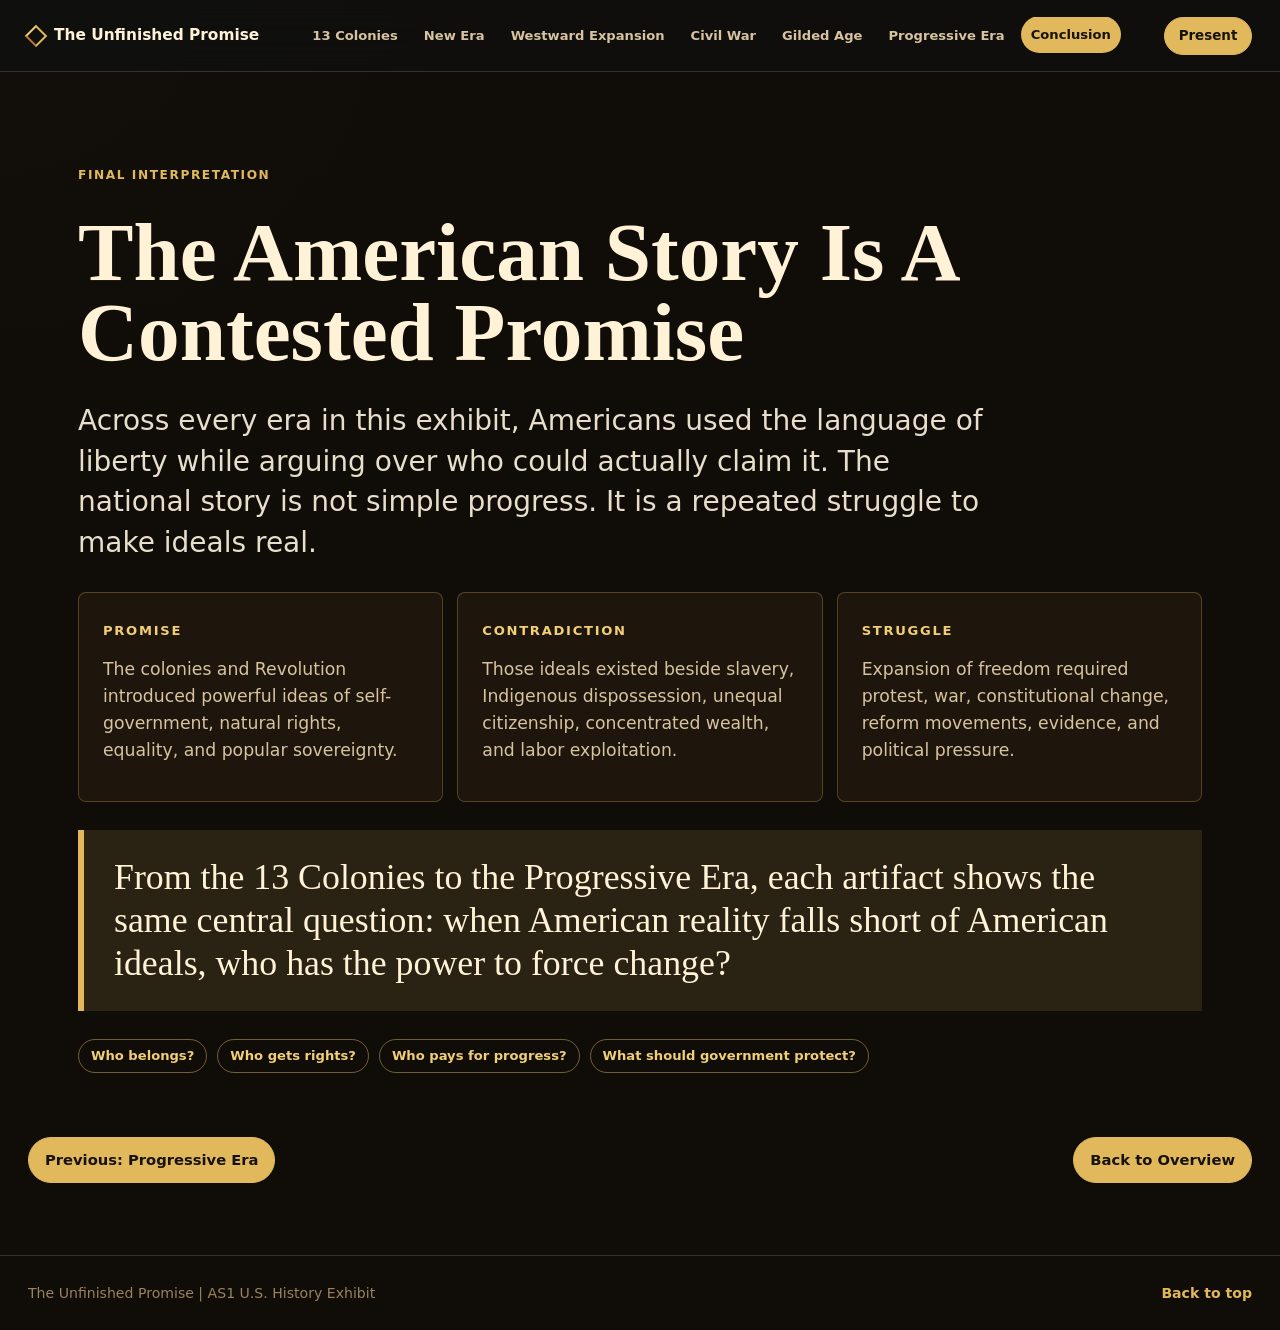
<file: conclusion.html>
<!doctype html>
<html lang="en">
  <head>
    <meta charset="utf-8" />
    <meta name="viewport" content="width=device-width, initial-scale=1" />
    <title>Conclusion | The Unfinished Promise</title>
    <meta name="description" content="Conclusion slide for The Unfinished Promise exhibit." />
    <link rel="stylesheet" href="styles.css" />
  </head>
  <body data-page="conclusion">
    <div class="progress-bar" aria-hidden="true"><span></span></div>
    <header class="site-header">
      <a class="brand" href="index.html" aria-label="The Unfinished Promise home">
        <span class="brand-mark" aria-hidden="true"></span>
        <span>The Unfinished Promise</span>
      </a>
      <nav class="room-nav" aria-label="Exhibit rooms">
        <a data-page="colonies" href="colonies.html">13 Colonies</a>
        <a data-page="new-era" href="new-era.html">New Era</a>
        <a data-page="westward-expansion" href="westward-expansion.html">Westward Expansion</a>
        <a data-page="civil-war" href="civil-war.html">Civil War</a>
        <a data-page="gilded-age" href="gilded-age.html">Gilded Age</a>
        <a data-page="progressive-era" href="progressive-era.html">Progressive Era</a>
        <a data-page="conclusion" href="conclusion.html">Conclusion</a>
      </nav>
      <button class="present-toggle" type="button" aria-pressed="false">Present</button>
    </header>

    <main id="top" class="conclusion-main">
      <section class="conclusion-slide reveal" aria-labelledby="conclusion-title">
        <p class="era-tag">Final Interpretation</p>
        <h1 id="conclusion-title">The American Story Is A Contested Promise</h1>
        <p class="conclusion-lede">
          Across every era in this exhibit, Americans used the language of liberty
          while arguing over who could actually claim it. The national story is not
          simple progress. It is a repeated struggle to make ideals real.
        </p>

        <div class="conclusion-grid">
          <article>
            <span>Promise</span>
            <p>
              The colonies and Revolution introduced powerful ideas of self-government,
              natural rights, equality, and popular sovereignty.
            </p>
          </article>
          <article>
            <span>Contradiction</span>
            <p>
              Those ideals existed beside slavery, Indigenous dispossession, unequal
              citizenship, concentrated wealth, and labor exploitation.
            </p>
          </article>
          <article>
            <span>Struggle</span>
            <p>
              Expansion of freedom required protest, war, constitutional change,
              reform movements, evidence, and political pressure.
            </p>
          </article>
        </div>

        <div class="final-argument">
          <p>
            From the 13 Colonies to the Progressive Era, each artifact shows the same
            central question: when American reality falls short of American ideals, who
            has the power to force change?
          </p>
        </div>

        <div class="question-strip conclusion-questions" aria-label="Closing questions">
          <span>Who belongs?</span>
          <span>Who gets rights?</span>
          <span>Who pays for progress?</span>
          <span>What should government protect?</span>
        </div>
      </section>

      <nav class="room-pager" aria-label="Room navigation">
        <a href="progressive-era.html">Previous: Progressive Era</a>
        <a href="index.html">Back to Overview</a>
      </nav>
    </main>

    <footer class="site-footer">
      <p>The Unfinished Promise | AS1 U.S. History Exhibit</p>
      <a href="#top">Back to top</a>
    </footer>
    <script src="script.js"></script>
  </body>
</html>
</file>
<file: styles.css>
:root {
  color-scheme: dark;
  --bg: #100c08;
  --bg-soft: #181109;
  --panel: #23190e;
  --panel-2: #302313;
  --ink: #fff2d7;
  --muted: #d7c39f;
  --quiet: #9b835e;
  --line: rgba(255, 222, 166, 0.17);
  --gold: #e1b85b;
  --yellow: #f2cf75;
  --bronze: #b87532;
  --amber: #f6d98b;
  --ochre: #c99a3f;
  --shadow: rgba(0, 0, 0, 0.42);
  --max: 1160px;
  --header-height: 72px;
}

* {
  box-sizing: border-box;
}

html {
  scroll-behavior: smooth;
  scroll-padding-top: 92px;
}

body {
  margin: 0;
  background:
    linear-gradient(180deg, rgba(16, 12, 8, 0.9), rgba(16, 12, 8, 1)),
    radial-gradient(circle at top left, rgba(225, 184, 91, 0.14), transparent 34rem),
    var(--bg);
  color: var(--ink);
  font-family:
    Inter, ui-sans-serif, system-ui, -apple-system, BlinkMacSystemFont, "Segoe UI",
    sans-serif;
  line-height: 1.6;
}

a {
  color: inherit;
  text-decoration: none;
}

img {
  display: block;
  max-width: 100%;
}

button,
a {
  -webkit-tap-highlight-color: transparent;
}

.progress-bar {
  position: fixed;
  inset: 0 0 auto 0;
  z-index: 80;
  height: 3px;
  background: transparent;
}

.progress-bar span {
  display: block;
  width: 0%;
  height: 100%;
  background: linear-gradient(90deg, var(--gold), var(--yellow), var(--bronze));
  transition: width 120ms linear;
}

.site-header {
  position: sticky;
  top: 0;
  z-index: 70;
  min-height: var(--header-height);
  display: grid;
  grid-template-columns: auto minmax(0, 1fr) auto;
  gap: 18px;
  align-items: center;
  padding: 14px 28px;
  border-bottom: 1px solid var(--line);
  background: rgba(16, 16, 15, 0.84);
  backdrop-filter: blur(18px);
}

.brand {
  display: inline-flex;
  align-items: center;
  gap: 10px;
  color: var(--ink);
  font-size: 0.96rem;
  font-weight: 800;
  letter-spacing: 0;
  white-space: nowrap;
}

.brand-mark {
  width: 16px;
  height: 16px;
  border: 2px solid var(--gold);
  border-left-color: var(--yellow);
  border-bottom-color: var(--bronze);
  transform: rotate(45deg);
}

.room-nav {
  display: flex;
  justify-content: center;
  gap: 6px;
  overflow-x: auto;
  scrollbar-width: none;
}

.room-nav::-webkit-scrollbar {
  display: none;
}

.room-nav a {
  flex: 0 0 auto;
  padding: 8px 10px;
  border-radius: 999px;
  color: var(--muted);
  font-size: 0.82rem;
  font-weight: 700;
  transition:
    color 180ms ease,
    background-color 180ms ease,
    transform 180ms ease;
}

.room-nav a:hover,
.room-nav a.is-active {
  color: #17120a;
  background: var(--gold);
  transform: translateY(-1px);
}

.present-toggle {
  min-width: 88px;
  height: 38px;
  border: 1px solid var(--gold);
  border-radius: 999px;
  background: var(--gold);
  color: #17120a;
  font: inherit;
  font-size: 0.84rem;
  font-weight: 800;
  cursor: pointer;
  transition:
    border-color 180ms ease,
    background-color 180ms ease,
    color 180ms ease;
}

.present-toggle:hover,
.present-toggle[aria-pressed="true"] {
  border-color: var(--yellow);
  background: var(--yellow);
  color: #17120a;
}

.hero {
  position: relative;
  min-height: 680px;
  display: flex;
  align-items: flex-end;
  overflow: hidden;
  border-bottom: 1px solid var(--line);
}

.hero-image {
  position: absolute;
  inset: 0;
  width: 100%;
  height: 100%;
  object-fit: cover;
  filter: saturate(0.76) contrast(1.06) brightness(0.72);
  transform: scale(1.02);
}

.hero-scrim {
  position: absolute;
  inset: 0;
  background:
    linear-gradient(90deg, rgba(16, 16, 15, 0.94), rgba(16, 16, 15, 0.5) 58%, rgba(16, 16, 15, 0.26)),
    linear-gradient(0deg, rgba(16, 16, 15, 0.92), rgba(16, 16, 15, 0.04) 56%);
}

.hero-content {
  position: relative;
  width: min(100%, var(--max));
  margin: 0 auto;
  padding: 120px 28px 78px;
}

.eyebrow,
.section-kicker,
.era-tag,
.label-meta {
  margin: 0;
  color: var(--gold);
  font-size: 0.76rem;
  font-weight: 900;
  letter-spacing: 0.13em;
  text-transform: uppercase;
}

.hero h1 {
  max-width: 780px;
  margin: 18px 0 14px;
  color: var(--ink);
  font-family: Georgia, "Times New Roman", serif;
  font-size: 4.75rem;
  line-height: 0.94;
  letter-spacing: 0;
}

.hero-lede {
  max-width: 700px;
  margin: 0;
  color: #e8decc;
  font-size: 1.32rem;
  line-height: 1.45;
}

.hero-actions {
  display: flex;
  flex-wrap: wrap;
  gap: 12px;
  margin-top: 28px;
}

.button {
  display: inline-flex;
  align-items: center;
  justify-content: center;
  min-height: 46px;
  padding: 0 18px;
  border-radius: 999px;
  font-size: 0.92rem;
  font-weight: 900;
  transition:
    transform 180ms ease,
    border-color 180ms ease,
    background-color 180ms ease;
}

.button:hover {
  transform: translateY(-2px);
}

.button.primary {
  background: var(--gold);
  color: #17120a;
}

.button.secondary {
  border: 1px solid var(--gold);
  background: var(--gold);
  color: #17120a;
}

.button.primary:hover,
.button.secondary:hover {
  background: var(--yellow);
}

.label-section,
.overview-section,
.theme-section {
  width: min(100%, var(--max));
  margin: 0 auto;
  padding: 92px 28px;
}

.museum-label {
  display: grid;
  gap: 28px;
  margin-top: 22px;
  padding: 34px;
  border: 1px solid rgba(215, 180, 106, 0.34);
  border-left: 6px solid var(--gold);
  background: rgba(32, 31, 26, 0.82);
  box-shadow: 0 24px 70px var(--shadow);
}

.museum-label h2,
.section-title,
.room-copy h1,
.room-copy h2 {
  margin: 0;
  color: var(--ink);
  font-family: Georgia, "Times New Roman", serif;
  font-size: 2.48rem;
  line-height: 1.08;
  letter-spacing: 0;
}

.label-grid {
  display: grid;
  grid-template-columns: repeat(3, minmax(0, 1fr));
  gap: 18px;
}

.label-grid > div {
  padding-top: 16px;
  border-top: 1px solid var(--line);
}

.label-value {
  margin: 6px 0 0;
  color: var(--ink);
  font-weight: 800;
}

.label-copy {
  max-width: 920px;
  margin: 0;
  color: #ddd2c1;
  font-size: 1.06rem;
}

.section-title {
  margin-top: 12px;
}

.path-grid {
  display: grid;
  grid-template-columns: repeat(auto-fit, minmax(150px, 1fr));
  gap: 12px;
  margin-top: 32px;
}

.path-item {
  min-height: 178px;
  display: flex;
  flex-direction: column;
  justify-content: space-between;
  gap: 14px;
  padding: 18px;
  border: 1px solid var(--line);
  border-radius: 8px;
  background: rgba(32, 31, 26, 0.72);
  transition:
    transform 180ms ease,
    border-color 180ms ease,
    background-color 180ms ease;
}

.path-item:hover {
  transform: translateY(-4px);
  border-color: rgba(215, 180, 106, 0.48);
  background: rgba(41, 38, 31, 0.9);
}

.path-item span {
  color: var(--yellow);
  font-size: 0.78rem;
  font-weight: 900;
}

.path-item strong {
  color: var(--ink);
  font-size: 1rem;
  line-height: 1.2;
}

.path-item small {
  color: var(--muted);
  font-size: 0.78rem;
  line-height: 1.35;
}

.gallery-room {
  width: min(100%, var(--max));
  display: grid;
  grid-template-columns: minmax(300px, 0.92fr) minmax(0, 1.08fr);
  gap: 44px;
  align-items: start;
  margin: 0 auto;
  padding: 92px 28px;
  border-top: 1px solid var(--line);
}

.gallery-room.reverse {
  grid-template-columns: minmax(0, 1.08fr) minmax(300px, 0.92fr);
}

.gallery-room.reverse .room-media {
  order: 2;
}

.gallery-room.reverse .room-copy {
  order: 1;
}

.room-media {
  overflow: hidden;
  border: 1px solid var(--line);
  border-radius: 8px;
  background: #0c0c0b;
  box-shadow: 0 24px 70px var(--shadow);
}

.room-media img {
  width: 100%;
  aspect-ratio: 4 / 3;
  object-fit: cover;
  filter: saturate(0.86) contrast(1.04);
  transition:
    transform 520ms ease,
    filter 520ms ease;
}

.room-media:hover img {
  transform: scale(1.035);
  filter: saturate(1) contrast(1.08);
}

.room-media a {
  display: block;
  min-height: 44px;
  padding: 12px 14px;
  border-top: 1px solid var(--line);
  color: var(--muted);
  font-size: 0.75rem;
  line-height: 1.35;
  transition: color 180ms ease;
}

.room-media a:hover {
  color: var(--gold);
}

.room-copy {
  display: grid;
  gap: 18px;
}

.room-copy h2 {
  font-size: 2.35rem;
}

.room-copy h1 {
  font-size: 2.75rem;
}

.room-thesis {
  margin: 0;
  color: #e2d7c5;
  font-size: 1.08rem;
}

.room-details {
  display: grid;
  gap: 12px;
}

.detail-block {
  padding: 16px 18px;
  border: 1px solid var(--line);
  border-radius: 8px;
  background: rgba(32, 31, 26, 0.68);
}

.detail-block h2,
.detail-block h3 {
  margin: 0 0 8px;
  color: var(--amber);
  font-family:
    Inter, ui-sans-serif, system-ui, -apple-system, BlinkMacSystemFont, "Segoe UI",
    sans-serif;
  font-size: 0.78rem;
  font-weight: 900;
  letter-spacing: 0.12em;
  line-height: 1.25;
  text-transform: uppercase;
}

.detail-block p {
  margin: 0;
  color: #d9cfbd;
  font-size: 0.95rem;
  line-height: 1.58;
}

.artifact-line {
  display: grid;
  gap: 5px;
  padding: 16px 18px;
  border-left: 4px solid var(--gold);
  background: rgba(242, 207, 117, 0.12);
}

.artifact-line span {
  color: var(--yellow);
  font-size: 0.72rem;
  font-weight: 900;
  letter-spacing: 0.12em;
  text-transform: uppercase;
}

.artifact-line strong {
  color: var(--ink);
  font-size: 1.04rem;
}

.evidence-heading {
  margin: 0;
  color: var(--bronze);
  font-size: 0.74rem;
  font-weight: 900;
  letter-spacing: 0.12em;
  text-transform: uppercase;
}

.evidence-list {
  display: grid;
  gap: 10px;
  margin: 0;
  padding: 0;
  list-style: none;
}

.evidence-list li {
  position: relative;
  padding-left: 20px;
  color: var(--muted);
}

.evidence-list li::before {
  content: "";
  position: absolute;
  left: 0;
  top: 0.68em;
  width: 8px;
  height: 8px;
  border-radius: 50%;
  background: var(--bronze);
}

.curator-note {
  margin: 4px 0 0;
  padding-top: 16px;
  border-top: 1px solid var(--line);
  color: #d7cbb8;
  font-size: 0.98rem;
}

.room-page-main {
  min-height: calc(100vh - var(--header-height));
}

.room-page-room {
  width: min(100%, 1280px);
  min-height: calc(100vh - var(--header-height));
  grid-template-columns: minmax(360px, 0.88fr) minmax(0, 1.12fr);
  gap: 54px;
  padding-top: 108px;
  padding-bottom: 72px;
}

.room-page-room.reverse {
  grid-template-columns: minmax(0, 1.12fr) minmax(360px, 0.88fr);
}

.room-page-room .room-media {
  position: sticky;
  top: calc(var(--header-height) + 28px);
}

.room-page-room .room-media img {
  aspect-ratio: 3 / 2;
}

.room-page-room .room-media a {
  font-size: 0.86rem;
}

.room-page-room .room-copy {
  gap: 22px;
}

.room-page-room .room-copy h1 {
  font-size: clamp(2.75rem, 5vw, 4.45rem);
}

.room-page-room .room-thesis {
  font-size: 1.32rem;
  line-height: 1.52;
}

.room-page-room .artifact-line {
  padding: 20px 22px;
}

.room-page-room .artifact-line strong {
  font-size: 1.18rem;
}

.room-page-room .detail-block {
  padding: 22px 24px;
}

.room-page-room .detail-block h2 {
  font-size: 0.86rem;
}

.room-page-room .detail-block p {
  font-size: 1.08rem;
}

.room-page-room .evidence-heading {
  font-size: 0.86rem;
}

.room-page-room .evidence-list li {
  font-size: 1.08rem;
}

.room-pager {
  width: min(100%, 1280px);
  display: flex;
  justify-content: space-between;
  gap: 14px;
  margin: 0 auto;
  padding: 0 28px 72px;
}

.room-pager a {
  display: inline-flex;
  align-items: center;
  justify-content: center;
  min-height: 46px;
  padding: 0 16px;
  border: 1px solid var(--gold);
  border-radius: 999px;
  background: var(--gold);
  color: #17120a;
  font-size: 0.92rem;
  font-weight: 900;
  transition:
    transform 180ms ease,
    border-color 180ms ease,
    background-color 180ms ease;
}

.room-pager a:hover {
  transform: translateY(-2px);
  border-color: var(--yellow);
  background: var(--yellow);
}

.theme-grid {
  display: grid;
  grid-template-columns: repeat(3, minmax(0, 1fr));
  gap: 16px;
  margin-top: 32px;
}

.theme-card {
  min-height: 260px;
  padding: 24px;
  border: 1px solid var(--line);
  border-radius: 8px;
  background: rgba(32, 31, 26, 0.82);
}

.theme-card span {
  color: var(--ochre);
  font-size: 0.74rem;
  font-weight: 900;
  letter-spacing: 0.12em;
  text-transform: uppercase;
}

.theme-card h3 {
  margin: 16px 0 10px;
  color: var(--ink);
  font-size: 1.3rem;
  line-height: 1.18;
}

.theme-card p {
  margin: 0;
  color: var(--muted);
}

.conclusion-panel {
  display: grid;
  gap: 18px;
  margin-top: 18px;
  padding: 26px;
  border: 1px solid rgba(215, 180, 106, 0.32);
  border-radius: 8px;
  background: rgba(41, 38, 31, 0.76);
}

.conclusion-panel p {
  max-width: 980px;
  margin: 0;
  color: #ddd2c1;
  font-size: 1rem;
}

.conclusion-link {
  justify-self: start;
  margin-top: 2px;
}

.conclusion-main {
  min-height: calc(100vh - var(--header-height));
}

.conclusion-slide {
  width: min(100%, 1180px);
  min-height: calc(100vh - var(--header-height));
  display: grid;
  align-content: center;
  gap: 28px;
  margin: 0 auto;
  padding: 94px 28px 64px;
}

.conclusion-slide h1 {
  max-width: 1040px;
  margin: 0;
  color: var(--ink);
  font-family: Georgia, "Times New Roman", serif;
  font-size: clamp(3rem, 6.5vw, 6.5rem);
  line-height: 0.96;
  letter-spacing: 0;
}

.conclusion-lede {
  max-width: 920px;
  margin: 0;
  color: #e8decc;
  font-size: clamp(1.25rem, 2.2vw, 1.75rem);
  line-height: 1.45;
}

.conclusion-grid {
  display: grid;
  grid-template-columns: repeat(3, minmax(0, 1fr));
  gap: 14px;
}

.conclusion-grid article {
  min-height: 210px;
  padding: 24px;
  border: 1px solid rgba(225, 184, 91, 0.28);
  border-radius: 8px;
  background: rgba(35, 25, 14, 0.82);
}

.conclusion-grid span {
  color: var(--yellow);
  font-size: 0.82rem;
  font-weight: 900;
  letter-spacing: 0.13em;
  text-transform: uppercase;
}

.conclusion-grid p {
  margin: 14px 0 0;
  color: var(--muted);
  font-size: 1.08rem;
  line-height: 1.55;
}

.final-argument {
  padding: 26px 30px;
  border-left: 6px solid var(--gold);
  background: rgba(225, 184, 91, 0.12);
}

.final-argument p {
  max-width: 1020px;
  margin: 0;
  color: var(--ink);
  font-family: Georgia, "Times New Roman", serif;
  font-size: clamp(1.45rem, 2.8vw, 2.35rem);
  line-height: 1.2;
}

.conclusion-questions span {
  min-height: 42px;
  padding: 0 16px;
  font-size: 0.92rem;
}

.question-strip {
  display: flex;
  flex-wrap: wrap;
  gap: 10px;
}

.question-strip span {
  display: inline-flex;
  align-items: center;
  min-height: 34px;
  padding: 0 12px;
  border: 1px solid rgba(242, 207, 117, 0.42);
  border-radius: 999px;
  color: var(--yellow);
  font-size: 0.82rem;
  font-weight: 900;
}

.site-footer {
  display: flex;
  justify-content: space-between;
  gap: 20px;
  padding: 26px 28px;
  border-top: 1px solid var(--line);
  color: var(--quiet);
  font-size: 0.88rem;
}

.site-footer p {
  margin: 0;
}

.site-footer a {
  color: var(--gold);
  font-weight: 800;
}

.reveal {
  opacity: 0;
  transform: translateY(18px);
  transition:
    opacity 520ms ease,
    transform 520ms ease;
}

.reveal.is-visible {
  opacity: 1;
  transform: translateY(0);
}

body.presentation-mode {
  --header-height: 64px;
}

body.presentation-mode .site-header {
  grid-template-columns: auto minmax(0, 1fr) auto;
}

body.presentation-mode .gallery-room {
  min-height: calc(100vh - var(--header-height));
}

body.presentation-mode .room-page-room .room-media {
  position: static;
}

body.presentation-mode .room-copy > h2 {
  font-size: 2.75rem;
}

body.presentation-mode .room-copy > h1 {
  font-size: 4.4rem;
}

body.presentation-mode .room-thesis {
  font-size: 1.32rem;
}

body.presentation-mode .conclusion-slide {
  min-height: calc(100vh - var(--header-height));
  padding-top: 54px;
}

@media (max-width: 1040px) {
  .site-header {
    grid-template-columns: 1fr auto;
  }

  .room-nav {
    grid-column: 1 / -1;
    justify-content: flex-start;
    order: 3;
  }

  .hero h1 {
    font-size: 3.7rem;
  }

  .path-grid {
    grid-template-columns: repeat(3, minmax(0, 1fr));
  }

  .gallery-room,
  .gallery-room.reverse {
    grid-template-columns: 1fr;
    gap: 30px;
  }

  .gallery-room.reverse .room-media,
  .gallery-room.reverse .room-copy {
    order: initial;
  }

  .room-page-room,
  .room-page-room.reverse {
    grid-template-columns: 1fr;
  }

  .room-page-room .room-media {
    position: static;
  }
}

@media (max-width: 720px) {
  :root {
    --header-height: 64px;
  }

  .site-header {
    padding: 12px 16px;
  }

  .brand {
    font-size: 0.88rem;
  }

  .present-toggle {
    min-width: 78px;
    height: 36px;
  }

  .hero {
    min-height: 620px;
  }

  .hero-content {
    padding: 96px 18px 58px;
  }

  .hero h1 {
    font-size: 3.05rem;
  }

  .hero-lede {
    font-size: 1.08rem;
  }

  .label-section,
  .overview-section,
  .theme-section,
  .gallery-room {
    padding: 70px 18px;
  }

  .museum-label {
    padding: 24px;
  }

  .museum-label h2,
  .section-title,
  .room-copy h1,
  .room-copy h2 {
    font-size: 2rem;
  }

  .label-grid,
  .theme-grid {
    grid-template-columns: 1fr;
  }

  .conclusion-grid {
    grid-template-columns: 1fr;
  }

  .path-grid {
    grid-template-columns: repeat(2, minmax(0, 1fr));
  }

  .path-item {
    min-height: 154px;
  }

  .site-footer {
    flex-direction: column;
    padding: 24px 18px;
  }

  .room-page-room {
    padding-top: 54px;
  }

  .room-page-room .room-thesis {
    font-size: 1.12rem;
  }

  .room-page-room .detail-block p,
  .room-page-room .evidence-list li {
    font-size: 1rem;
  }

  .room-pager {
    flex-direction: column;
    padding: 0 18px 54px;
  }

  .conclusion-slide {
    padding: 64px 18px 48px;
  }

  .conclusion-grid article {
    min-height: auto;
  }

  .final-argument {
    padding: 22px;
  }
}

@media (max-width: 440px) {
  .room-nav a {
    padding: 7px 9px;
    font-size: 0.76rem;
  }

  .hero h1 {
    font-size: 2.55rem;
  }

  .hero-actions {
    flex-direction: column;
  }

  .button {
    width: 100%;
  }

  .path-grid {
    grid-template-columns: 1fr;
  }
}

@media (prefers-reduced-motion: reduce) {
  html {
    scroll-behavior: auto;
  }

  *,
  *::before,
  *::after {
    transition-duration: 1ms !important;
    animation-duration: 1ms !important;
    animation-iteration-count: 1 !important;
  }

  .reveal {
    opacity: 1;
    transform: none;
  }
}
</file>
